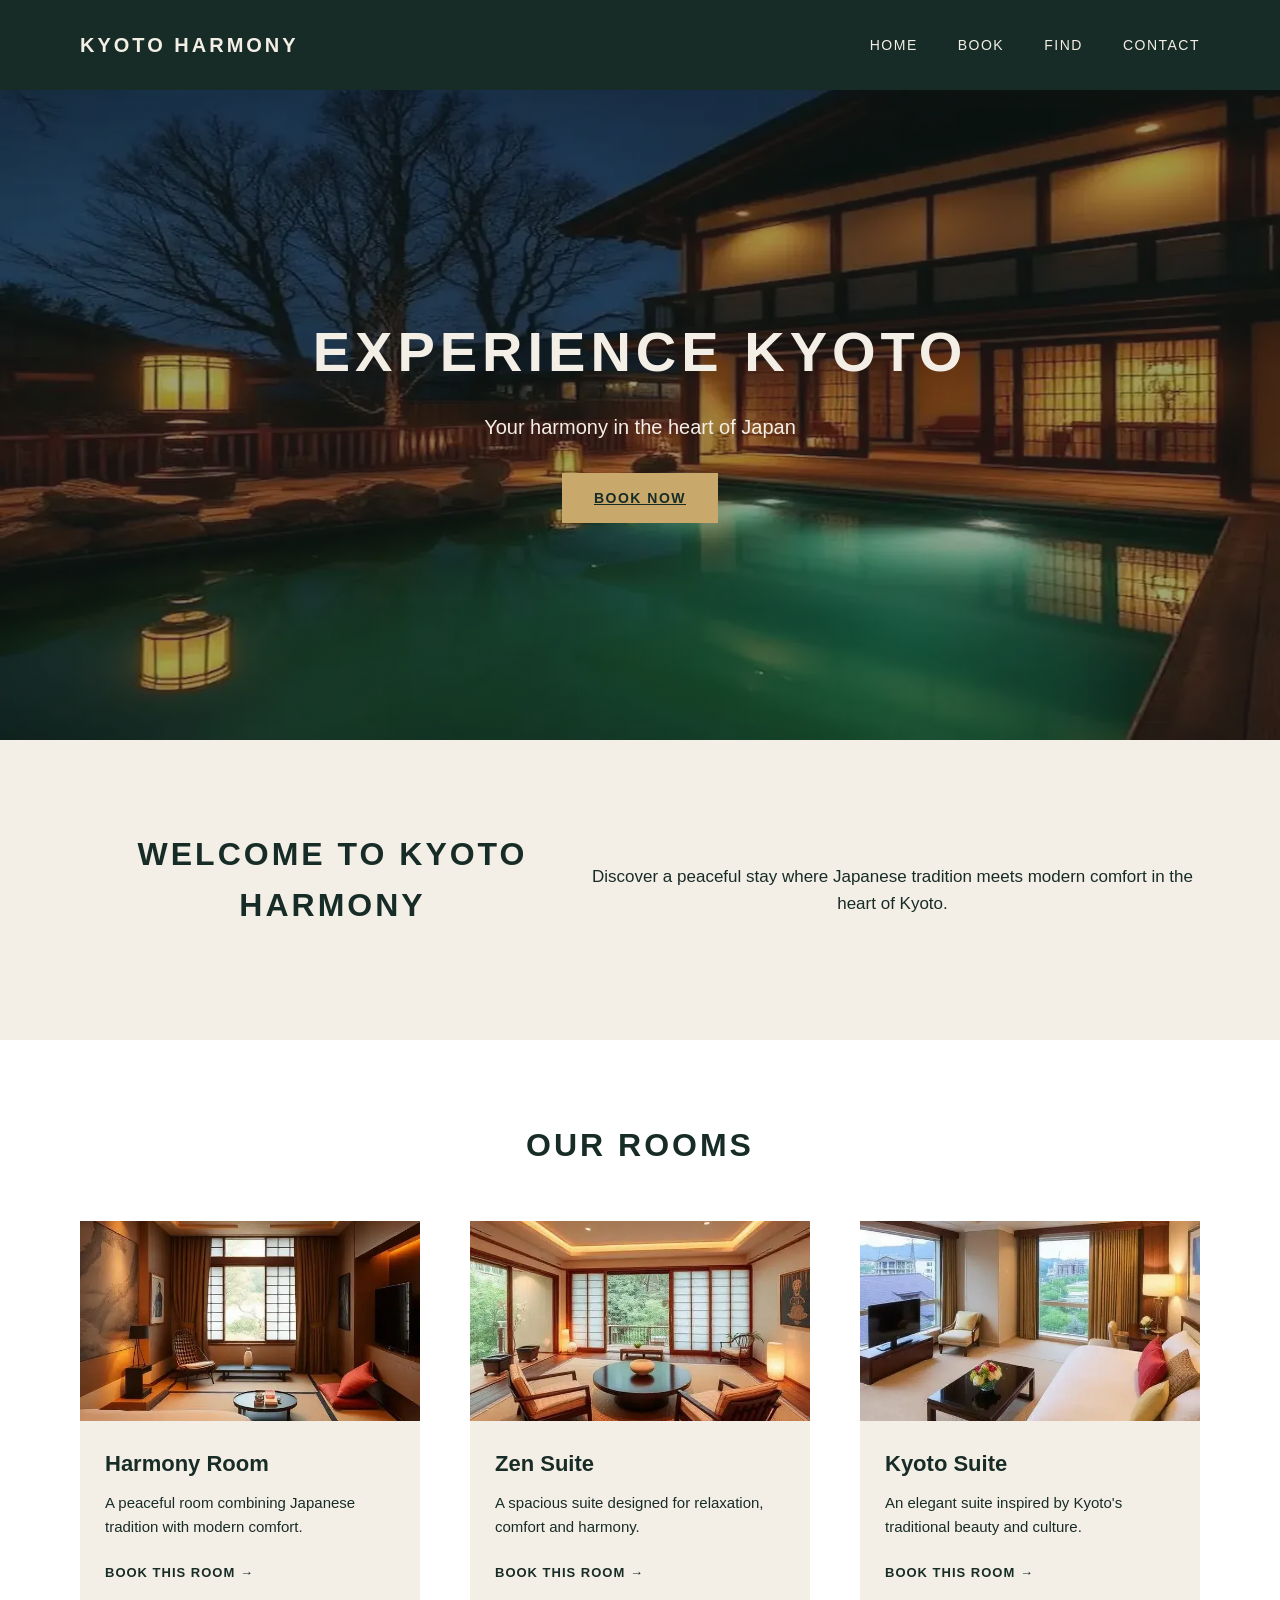
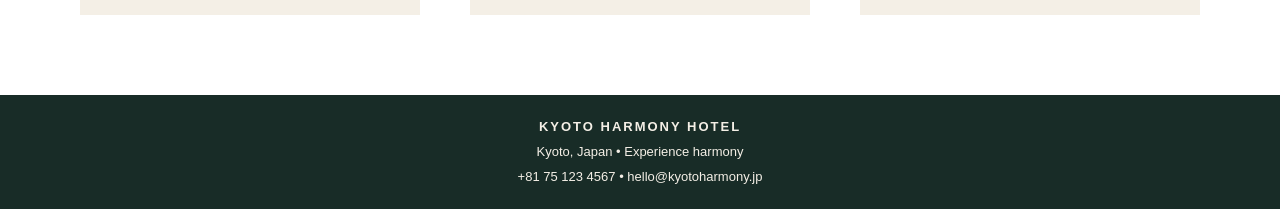
<file: index.html>
<!DOCTYPE html>
<html lang="sv">

<head>
    <meta charset="UTF-8">
    <meta name="viewport" content="width=device-width, initial-scale=1.0">
    <meta name="description" content="Upplev Kyoto Harmony Hotel i Kyoto, Japan. Boka ditt rum och njut av en harmonisk vistelse i hjärtat av staden.">
    <title>Kyoto Harmony Hotel</title>
    <link rel="stylesheet" href="css/style.css">
</head>

<body>

    <header>
        <a href="index.html" class="logo">KYOTO HARMONY</a>

        
        <nav id="main-navigation">
            <a href="index.html" aria-current="page">HOME</a>
            <a href="boka.html">BOOK</a>
            <a href="hitta.html">FIND</a>
            <a href="kontakta.html">CONTACT</a>
        </nav>

        <button 
            class="menu-toggle"
            type="button"
            aria-label="Öppna menyn"
            aria-expanded="false"
            aria-controls="main-navigation">
            <span class="hamburger"></span>
        </button>
    </header>

    <main>
    
    <section class="hero">
        <div class="hero-content">
            <h1>EXPERIENCE KYOTO</h1>
            <p>Your harmony in the heart of Japan</p>
            <a href="boka.html" class="button">BOOK NOW</a>
        </div>
    </section>

    <section class="intro">
        <h2>WELCOME TO KYOTO HARMONY</h2>
        <p>Discover a peaceful stay where Japanese tradition meets modern comfort in the heart of Kyoto.</p>
    </section>

    <section class="rooms">
        <h2>OUR ROOMS</h2>

        <div class="room-container">
        
            <article class="room-card">
                <div class="room-image">
                    <img 
                    src="bilder/harmony-room.webp" 
                    alt="Harmony Room på Kyoto Harmony Hotel" 
                    loading="lazy"
                    width="640"
                    height="640">
                </div>
                <h3>Harmony Room</h3>
                <p>A peaceful room combining Japanese tradition with modern comfort.</p>
                <a href="boka.html" class="room-link">BOOK THIS ROOM →</a>
            </article>

            <article class="room-card">
                <div class="room-image">
                    <img 
                    src="bilder/zen-suite.webp" 
                    alt="Zen Suite på Kyoto Harmony Hotel" 
                    loading="lazy"
                    width="640"
                    height="640">
                </div>
                <h3>Zen Suite</h3>
                <p>A spacious suite designed for relaxation, comfort and harmony.</p>
                <a href="boka.html" class="room-link">BOOK THIS ROOM →</a>
            </article>

            <article class="room-card">
                <div class="room-image">
                    <img 
                    src="bilder/kyoto-suite.webp" 
                    alt="Kyoto Suite på Kyoto Harmony Hotel" 
                    loading="lazy"
                    width="640"
                    height="640">

                </div>
                <h3>Kyoto Suite</h3>
                <p>An elegant suite inspired by Kyoto's traditional beauty and culture.</p>
                <a href="boka.html" class="room-link">BOOK THIS ROOM →</a>
            </article>
            
        </div>
    </section>

    </main>
    
    <footer>
        <p>KYOTO HARMONY HOTEL</p>
        <p>Kyoto, Japan • Experience harmony</p>
        <p>
            <a href="tel:+81751234567">+81 75 123 4567</a> •
            <a href="mailto:hello@kyotoharmony.jp">hello@kyotoharmony.jp</a>
        </p>
    </footer>

    <script src="js/script.js"></script>

</body>
</html>
</file>
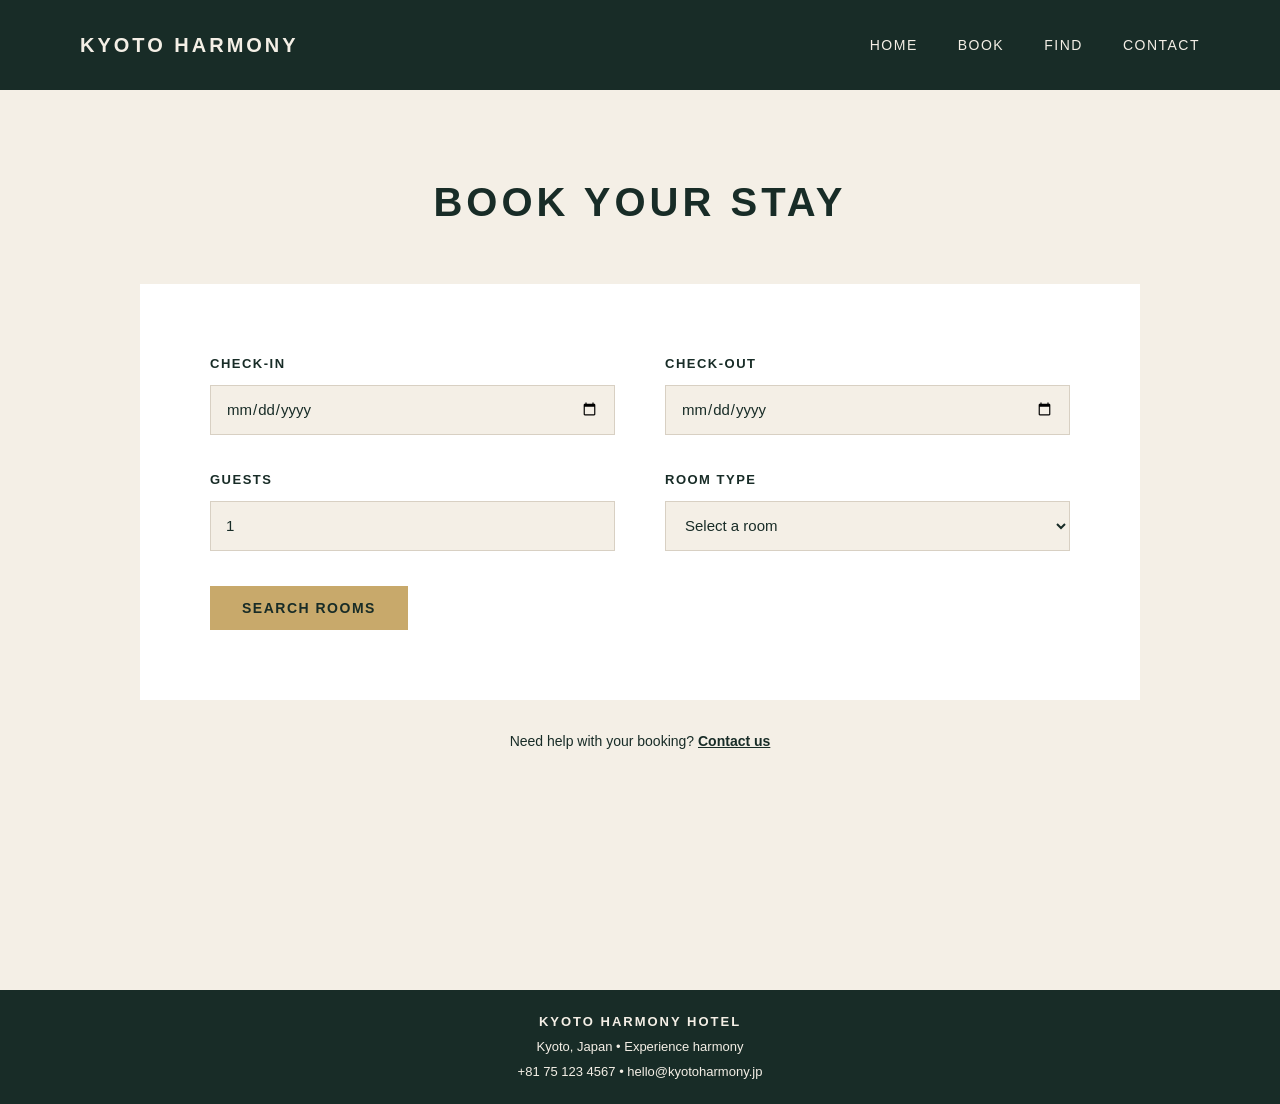
<file: boka.html>
<!DOCTYPE html>
<html lang="sv">

<head>
    <meta charset="UTF-8">
    <meta name="viewport" content="width=device-width, initial-scale=1.0">
    <meta name="description" content="Boka ditt rum på Kyoto Harmony Hotel i Kyoto, Japan. Välj datum, antal gäster och rumstyp för en harmonisk vistelse.">
    <title>Boka - Kyoto Harmony Hotel</title>
    <link rel="stylesheet" href="css/style.css">
</head>

<body>

    <header>
        <a href="index.html" class="logo">KYOTO HARMONY</a>

        <nav id="main-navigation">
            <a href="index.html">HOME</a>
            <a href="boka.html" aria-current="page">BOOK</a>
            <a href="hitta.html">FIND</a>
            <a href="kontakta.html">CONTACT</a>
        </nav>

        <button 
            class="menu-toggle"
            type="button"
            aria-label="Öppna menyn"
            aria-expanded="false"
            aria-controls="main-navigation">
            <span class="hamburger"></span>
        </button>
    </header>

    <main>

        <section class="booking">
            <h1>BOOK YOUR STAY</h1>

            <form class="booking-form">
                
                <div class="form-group">
                    <label for="check-in">CHECK-IN</label>
                    <input type="date" id="check-in" name="check-in">
                </div>

                <div class="form-group">
                    <label for="check-out">CHECK-OUT</label>
                    <input type="date" id="check-out" name="check-out">
                </div>

                <div class="form-group">
                    <label for="guests">GUESTS</label>
                    <input type="number" id="guests" name="guests" min="1" value="1">
                </div>

                <div class="form-group">
                    <label for="room-type">ROOM TYPE</label>
                    
                    <select id="room-type" name="room-type">
                        <option value="">Select a room</option>
                        <option value="harmony-room">Harmony Room</option>
                        <option value="zen-suite">Zen Suite</option>
                        <option value="kyoto-suite">Kyoto Suite</option>
                    </select>
                </div>

                <button type="submit" class="button">SEARCH ROOMS</button>

            </form>

            <p class="booking-help">
                Need help with your booking?
                <a href="kontakta.html">Contact us</a>
            </p>

        </section>

    </main>

    <footer>
        <p>KYOTO HARMONY HOTEL</p>

        <p>Kyoto, Japan • Experience harmony</p>

        <p>
            <a href="tel:+81751234567">+81 75 123 4567</a> •
            <a href="mailto:hello@kyotoharmony.jp">hello@kyotoharmony.jp</a>
        </p>

    </footer>

    <script src="js/script.js"></script>

</body>
</html>
</file>
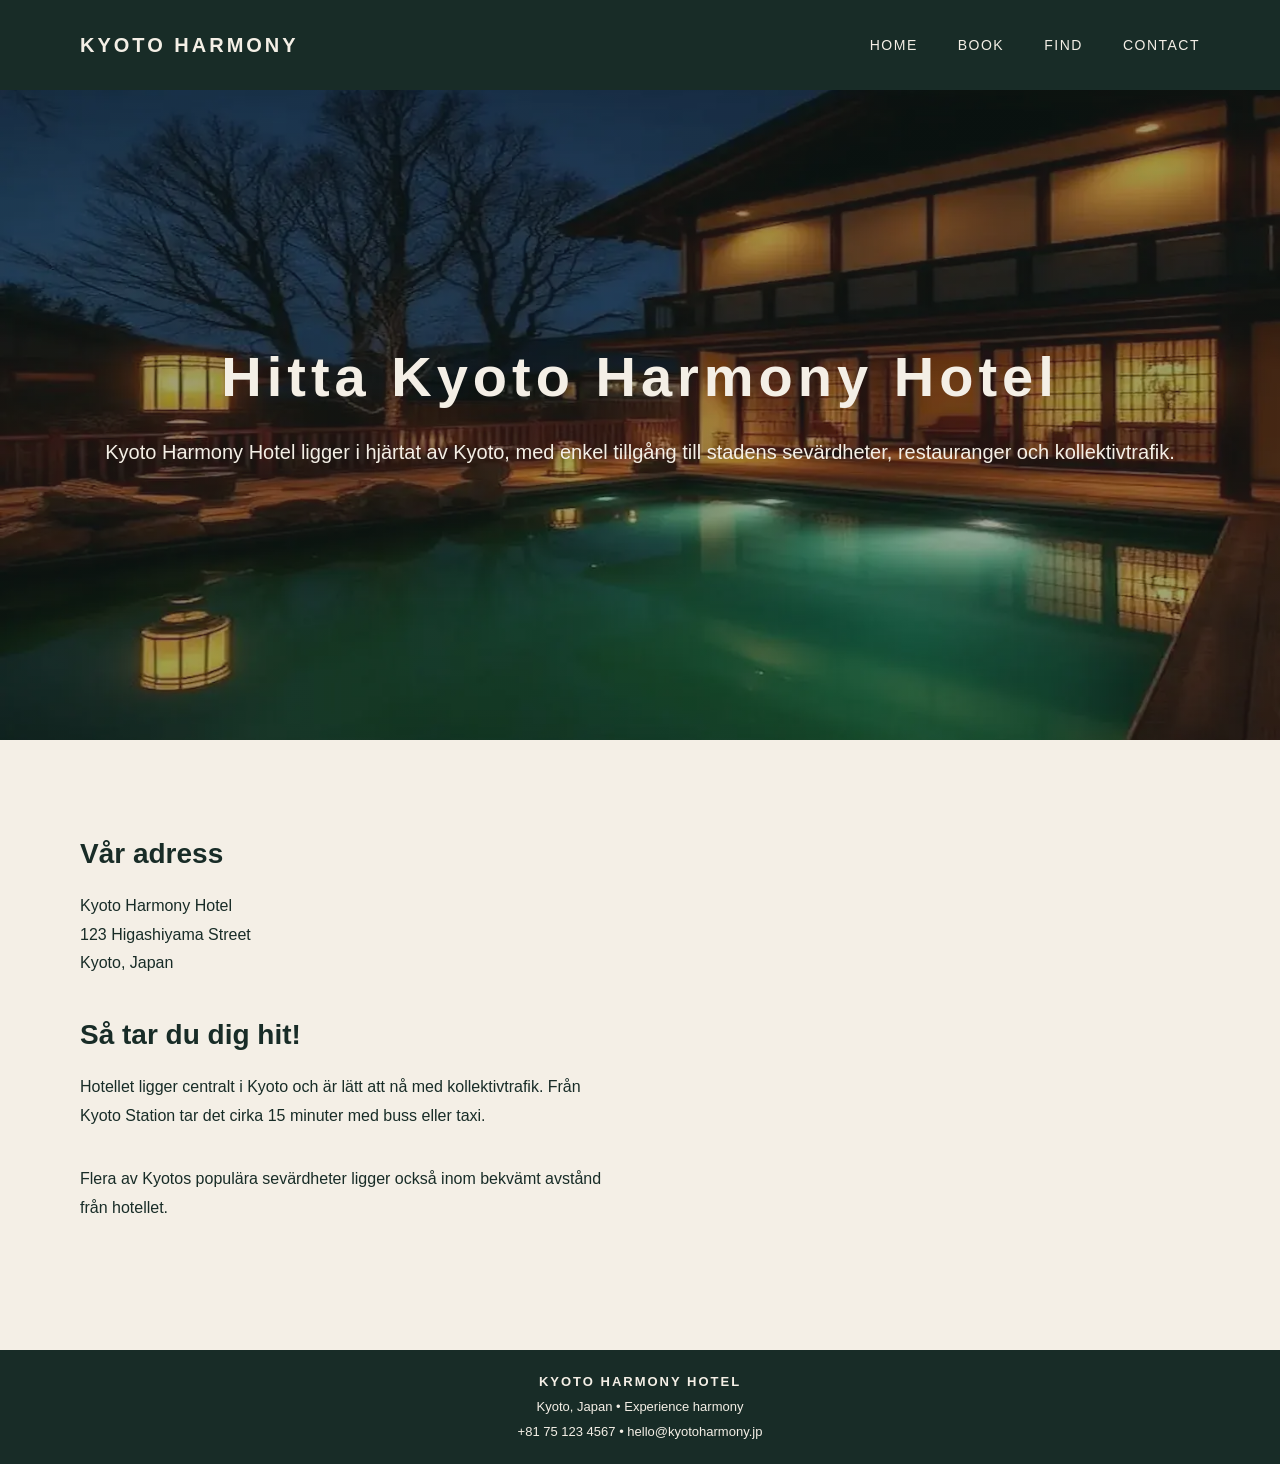
<file: hitta.html>
<!DOCTYPE html>
<html lang="sv">

<head>
    <meta charset="UTF-8">
    <meta name="viewport" content="width=device-width, initial-scale=1.0">
    <meta name="description" content="Hitta Kyoto Harmony Hotel i Kyoto, Japan och se hotellet på kartan.">
    <title>Hitta - Kyoto Harmony Hotel</title>
    <link rel="stylesheet" href="css/style.css">
</head>

<body>

    <header class="site-header">
        <a href="index.html" class="logo">KYOTO HARMONY</a>

        <button class="menu-toggle"
            type="button"
            aria-label="Öppna menyn"
            aria-expanded="false"
            aria-controls="main-navigation">
            <span class="hamburger"></span>
        </button>

        <nav id="main-navigation">
                <a href="index.html">HOME</a>
                <a href="boka.html">BOOK</a>
                <a href="hitta.html" aria-current="page">FIND</a>
                <a href="kontakta.html">CONTACT</a>
        </nav>
    </header>

    <main>

        <section class="hero">
            <div class="hero-content">
                <h1>Hitta Kyoto Harmony Hotel</h1>

                <p>Kyoto Harmony Hotel ligger i hjärtat av Kyoto, med enkel tillgång till
                    stadens sevärdheter, restauranger och kollektivtrafik.
                </p>
            </div>
        </section>

        <section class="location-section">
            <div class="location-content">

                <div class="location-info">
                    <h2>Vår adress</h2>

                    <p>
                        Kyoto Harmony Hotel<br>
                        123 Higashiyama Street<br>
                        Kyoto, Japan 
                    </p>

                    <h2>Så tar du dig hit!</h2>

                    <p>
                        Hotellet ligger centralt i Kyoto och är lätt att nå med
                        kollektivtrafik. Från Kyoto Station tar det cirka 15 minuter
                        med buss eller taxi.
                    </p>

                    <p>
                        Flera av Kyotos populära sevärdheter ligger också inom
                        bekvämt avstånd från hotellet.
                    </p>
                </div>

                <div class="map-container">
                    <iframe 
                        src="https://www.google.com/maps?q=Kyoto%20Japan&output=embed"
                        title="Karta som visar Kyoto, Japan"
                        loading="lazy">
                    </iframe>

                </div>
            </div>
        </section>

    </main>

    <footer class="site-footer">
        <p>KYOTO HARMONY HOTEL</p>

        <p>Kyoto, Japan • Experience harmony</p>

        <p>
            <a href="tel+81751234567">+81 75 123 4567</a> •
            <a href="mailto:hello@kyotoharmony.jp">
                hello@kyotoharmony.jp
            </a>
        </p>
    </footer>

    <script src="js/script.js"></script>

</body>

</html>
</file>
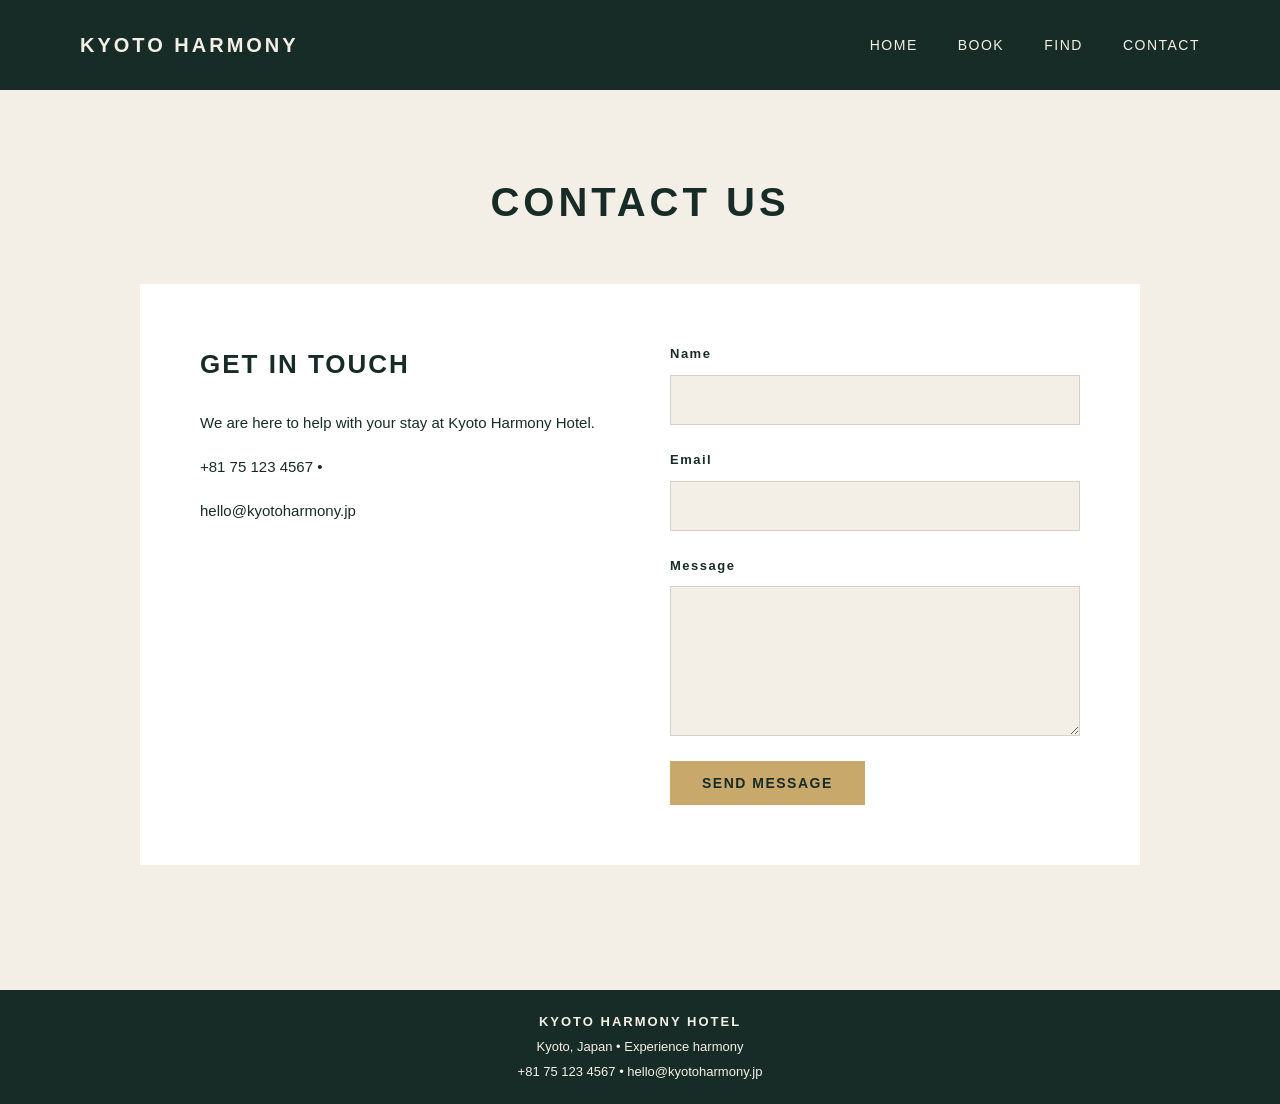
<file: kontakta.html>
<!DOCTYPE html>
<html lang="sv">

<head>
    <meta charset="UTF-8">
    <meta name="viewport" content="width=device-width, initial-scale=1.0">
    <meta name="description" content="Kontakta Kyoto Harmony Hotel i Kyoto, Japan för frågor om boende, bokningar eller andra förfrågningar. Vi finns här för att hjälpa dig.">
    <title>Kontakta - Kyoto Harmony Hotel</title>
    <link rel="stylesheet" href="css/style.css">
</head>

<body>

    <header>
        <a href="index.html" class="logo">KYOTO HARMONY</a>

        <nav id="main-navigation">
            <a href="index.html">HOME</a>
            <a href="boka.html">BOOK</a>
            <a href="hitta.html">FIND</a>
            <a href="kontakta.html" aria-current="page">CONTACT</a>
        </nav>

        <button 
            class="menu-toggle"
            type="button"
            aria-label="Öppna menyn"
            aria-expanded="false"
            aria-controls="main-navigation">
            <span class="hamburger"></span>
        </button>
    </header>

    <main>

        <section class="contact">

            <h1>CONTACT US</h1>

            <div class="contact-container">

                <div class="contact-info">

                    <h2>GET IN TOUCH</h2>

                    <p>
                        We are here to help with your stay at Kyoto Harmony Hotel.
                    </p>

                    <p>
                        <a href="tel:+81751234567">+81 75 123 4567</a> •
                    </p>

                    <p>
                        <a href="mailto:hello@kyotoharmony.jp">
                            hello@kyotoharmony.jp
                        </a>
                    </p>

            </div>

            <form class="contact-form">

                <div class="form-group">
                    <label for="name">Name</label>
                    <input type="text" id="name" name="name" required>
                </div>

                <div class="form-group">
                    <label for="email">Email</label>
                    <input type="email" id="email" name="email" required>
                </div>

                <div class="form-group">
                    <label for="message">Message</label>
                    <textarea id="message" name="message" rows="5" required></textarea>
                </div>

                <button type="submit" class="button">
                    SEND MESSAGE
                </button>

            </form>
        
        </div>
    </section>
</main>

<footer> 

    <p>KYOTO HARMONY HOTEL</p>

    <p>Kyoto, Japan • Experience harmony</p>

    <p>
        <a href="tel:+81751234567">+81 75 123 4567</a> •
        <a href="mailto:hello@kyotoharmony.jp">
            hello@kyotoharmony.jp
        </a>
    </p>

</footer>

<script src="js/script.js"></script>

</body>
</html>
</file>
<file: css/style.css>
/* Grundinställningar */

* {
    box-sizing: border-box;
    margin: 0;
    padding: 0;
}

body {
    font-family: Arial, Helvetica, sans-serif;
    background-color: #F4EFE6;
    color: #182C27;
    line-height: 1.6;

    display: flex;
    flex-direction: column;
    min-height: 100vh;
}

main {
    flex-grow: 1;
}

/* Headers */

header {
    height: 90px;
    background-color: #182C27;
    display: flex;
    align-items: center;
    justify-content: space-between;
    padding: 0 80px;
}

nav {
    display: flex;
    gap: 40px;
}

nav a {
    color: #F4EFE6;
    text-decoration: none;
    font-size: 14px;
    letter-spacing: 1.5px;
}

nav a:hover {
    color: #C8A96B;
}


/* Logo */

.logo {
    color: #F4EFE6;
    text-decoration: none;
    font-size: 20px;
    font-weight: bold;
    letter-spacing: 3px;
}

.logo:hover {
    color: #C8A96B;
}


/* Hero Section */

.hero {
    height: 650px;
    background-image:
        linear-gradient(rgba(24, 44, 39, 0.4), rgba(24, 44, 39, 0.4)),
        url("../bilder/kyoto-hero.webp");
    background-size: cover;
    background-position: center;
    display: flex;
    align-items: center;
    justify-content: center;
    text-align: center;
}


/* Hamburger Menu */

.menu-toggle {
    display: none;
    width: 40px;
    height: 40px;
    background: none;
    border: none;
    cursor: pointer;
    padding: 0px;
}

.hamburger,
.hamburger::before,
.hamburger::after {
    display: block;
    width: 25px;
    height: 2px;
    background-color: #F4EFE6;
}

.hamburger {
    position: relative;
    margin: 0 auto;
}

.hamburger::before,
.hamburger::after {
    content: '';
    position: absolute;
    left: 0;
}

.hamburger::before {
    top: -7px;
}

.hamburger::after {
    top: 7px;
}


/* Hero content */

.hero-content {
    color: #F4EFE6;
}

.hero-content h1 {
    font-size: 56px;
    letter-spacing: 5px;
    margin-bottom: 15px;
}

.hero-content p {
    font-size: 20px;
    margin-bottom: 30px;
}

.button {
    display: inline-block;
    background-color: #C8A96B;
    color: #182C27;
    padding: 14px 32px;
    font-size: 14px;
    font-weight: bold;
    letter-spacing: 1.5px;
}

.button:hover {
    background-color: #F4EFE6;
}


/* Intro */

.intro {
    min-height: 300px;
    background-color: #F4EFE6;
    display: flex;
    align-items: center;
    justify-content: center;
    text-align: center;
    padding: 60px 80px;
}

.intro h2 {
    font-size: 32px;
    letter-spacing: 3px;
    margin-bottom: 20px;
}

.intro p {
    max-width: 700px;
    font-size: 17px;
}


/* Rooms */

.rooms {
    background-color: #FFFFFF;
    padding: 80px;
}

.rooms h2 {
    text-align: center;
    font-size: 32px;
    letter-spacing: 3px;
    margin-bottom: 50px;
}

.room-container {
    display: flex;
    justify-content: center;
    gap: 50px;
}

.room-card {
    width: 380px;
    background-color: #F4EFE6;
    padding-bottom: 30px;
}

.room-image {
    width: 100%;
    height: 200px;
    overflow: hidden;
}

.room-image img {
    width: 100%;
    height: 100%;
    object-fit: cover;
    display: block;
}

.room-card h3 {
    font-size: 22px;
    margin: 25px 25px 10px;
}

.room-card p {
    font-size: 15px;
    margin: 0 25px 20px;
}

.room-link {
    color: #182C27;
    text-decoration: none;
    font-size: 13px;
    font-weight: bold;
    letter-spacing: 1px;
    margin: 0 25px;
}

.room-link:hover {
    color: #C8A96B;
}


/* Footer */

footer {
    min-height: 110px;
    background-color: #182C27;
    color: #F4EFE6;
    display: flex;
    flex-direction: column;
    align-items: center;
    justify-content: center;
    text-align: center;
    padding: 20px 80px;
}

footer p {
    font-size: 13px;
    margin: 2px 0;
}

footer p:first-child {
    font-weight: bold;
    letter-spacing: 2px;
}

footer a {
    color: #F4EFE6;
    text-decoration: none;
}

footer a:hover {
    color: #C8A96B;
}

/* Booking */

.booking {
    min-height: 900px;
    background-color: #F4EFE6;
    padding: 80px;
}

.booking h1 {
    text-align: center;
    font-size: 40px;
    letter-spacing: 4px;
    margin-bottom: 50px;
}

.booking-form {
    max-width: 1000px;
    margin: 0 auto;
    background-color: #FFFFFF;
    padding: 70px;
    display: grid;
    grid-template-columns: 1fr 1fr;
    gap: 35px 50px;

}

.form-group {
    display: flex;
    flex-direction: column;
}

.form-group label {
    font-size: 13px;
    font-weight: bold;
    letter-spacing: 1.5px;
    margin-bottom: 10px;
}

.form-group input,
.form-group select {
    width: 100%;
    height: 50px;
    padding: 0 15px;
    border: 1px solid #D8D0C3;
    background-color: #F4EFE6;
    color: #182C27;
    font-family: inherit;
    font-size: 15px;
}

.form-group input:focus,
.form-group select:focus {
    outline: 2px solid #C8A96B;
    outline-offset: 2px;
}

.booking-form .button {
    border: none;
    cursor: pointer;
    justify-self: start;
}

.booking-help {
    max-width: 1000px;
    margin: 30px auto 0;
    text-align: center;
    font-size: 14px;
}

.booking-help a {
    color: #182C27;
    font-weight: bold;
}

.booking-help a:hover {
    color: #C8A96B;
}

/* Contact */

.contact {
    min-height: 900px;
    background-color: #F4EFE6;
    padding: 80px;
}

.contact h1 {
    text-align: center;
    font-size: 40px;
    letter-spacing: 4px;
    margin-bottom: 50px;
}

.contact-container {
    max-width: 1000px;
    min-height: 500px;
    margin: 0 auto;
    background-color: #FFFFFF;
    padding: 60px;
    display: grid;
    grid-template-columns: 1fr 1fr;
    gap: 60px;
}

.contact-info h2 {
    font-size: 26px;
    letter-spacing: 2px;
    margin-bottom: 25px;
}

.contact-info p {
    font-size: 15px;
    margin-bottom: 20px;
}

.contact-info a {
    color: #182C27;
    text-decoration: none;
}

.contact-info a:hover {
    color: #C8A96B;
}

.contact-form {
    display: flex;
    flex-direction: column;
    gap: 25px;
}

.contact-form textarea {
    width: 100%;
    min-height: 150px;
    padding: 15px;
    border: 1px solid #D8D0C3;
    background-color: #F4EFE6;
    color: #182C27;
    font-family: inherit;
    font-size: 15px;
    resize: vertical;
}

.contact-form input {
    width: 100%;
    height: 50px;
    padding: 0 15px;
    border: 1px solid #D8D0C3;
    background-color: #F4EFE6;
    color: #182C27;
    font-family: inherit;
    font-size: 15px;
}

.contact-form input:focus,
.contact-form textarea:focus {
    outline: 2px solid #C8A96B;
    outline-offset: 2px;
}

.contact-form .button {
    border: none;
    cursor: pointer;
    align-self: flex-start;
}

/* Hitta-sidan */

.location-section {
    padding: 80px;
    background-color: #F4EFE6;
}

.location-content {
    max-width: 1200px;
    margin: 0 auto;
    display: grid;
    grid-template-columns: 1fr 1fr;
    gap: 60px;
    align-items: center;
}

.location-info h2 {
    color: #182C27;
    margin-bottom: 15px;
    font-size: 28px;
}

.location-info p {
    margin-bottom: 35px;
    line-height: 1.8;
}

.map-container {
    width: 100%;
    height: 450px;
}

.map-container iframe {
    width: 100%;
    height: 100%;
    border: 0;
}

/* Mobilanpassning */

@media (max-width: 768px) {

    header {
        height: 70px;
        padding: 0 20px;
    }

    nav {
        display: none;
    }

    .menu-toggle {
        display: block;
    }

    #main-navigation.open {
        display: flex;
        position: absolute;
        top: 70px;
        left: 0;
        width: 100%;
        background-color: #182C27;
        flex-direction: column;
        align-items: center;
        gap: 25px;
        padding: 25px 0;
    }



    .hero {
        height: 450px;
    }

    .hero-content h1 {
        font-size: 36px;
        letter-spacing: 3px;
    }

    .hero-content p {
        font-size: 17px;
        margin-bottom: 25px;
    }

    .intro {
        min-height: 200px;
        padding: 50px 25px;
    }

    .intro h2 {
        font-size: 26px;
        letter-spacing: 2px;
        margin-bottom: 15px;
    }

    .intro p {
        font-size: 16px;
    }

    .rooms {
        padding: 60px 20px;
    }

    .rooms h2 {
        font-size: 26px;
        letter-spacing: 2px;
        margin-bottom: 35px;
    }

    .room-container {
        flex-direction: column;
        align-items: center;
        gap: 30px;
    }

    .room-card {
        width: 100%;
        max-width: 350px;
    }

    footer {
        min-height: 100px;
        padding: 20px;
    }

    footer p {
        font-size: 12px;
    }



/* Booking - mobil */

    .booking {
        min-height: 930px;
        padding: 50px 20px;
    }

    .booking h1 {
        font-size: 28px;
        letter-spacing: 3px;
        margin-bottom: 35px;
    }

    .booking-form {
        width: 100%;
        min-height: 650px;
        padding: 40px 25px;
        display: flex;
        flex-direction: column;
        gap: 25px;
    }

    .form-group input,
    .form-group select {
        height: 50px;
    }

    .booking-form .button {
        align-self: flex-start;
    }

    .booking-help {
        margin-top: 25px;
        font-size: 13px;
    }

/* Contact - mobil */

    .contact {
        min-height: 930px;
        padding: 50px 20px;
    }

    .contact h1 {
        font-size: 28px;
        letter-spacing: 3px;
        margin-bottom: 35px;
    }

    .contact-container {
        width: 100%;
        min-height: 700px;
        padding: 40px 25px;
        display: flex;
        flex-direction: column;
        gap: 40px;
    }

    .contact-info h2 {
        font-size: 22px;
        margin-bottom: 20px;
    }

    .contact-info p {
        font-size: 14px;
        margin-bottom: 15px;
    }

    .contact-form {
        gap: 20px;
    }

    .contact-form textarea {
        min-height: 140px;
    }

    .contact-form .button {
        align-self: flex-start;
    }

/* Hitta - mobil */

    .location-section {
        padding: 50px 20px;
    }

    .location-content {
        grid-template-columns: 1fr;
        gap: 40px;
    }

    .location-info h2 {
        font-size: 24px;
    }

    .map-container {
        height: 350px;
    }
}
</file>
